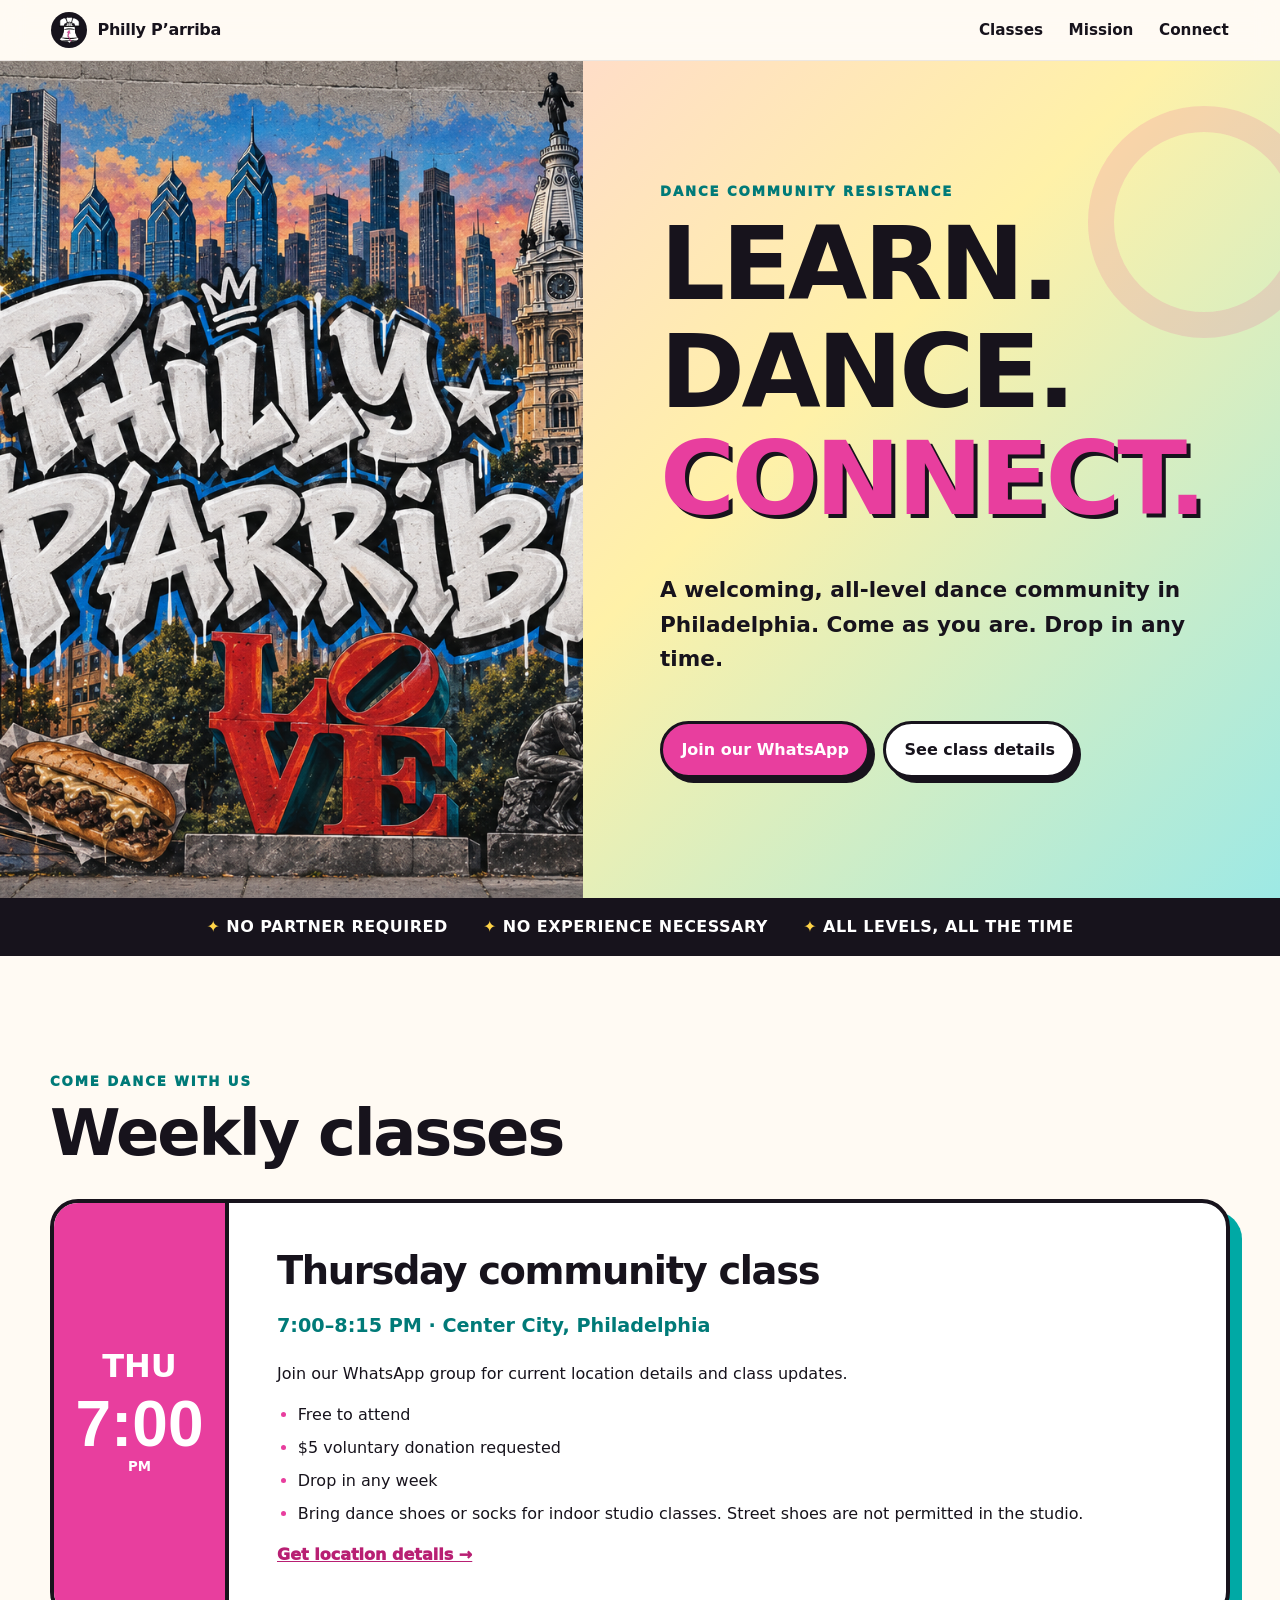
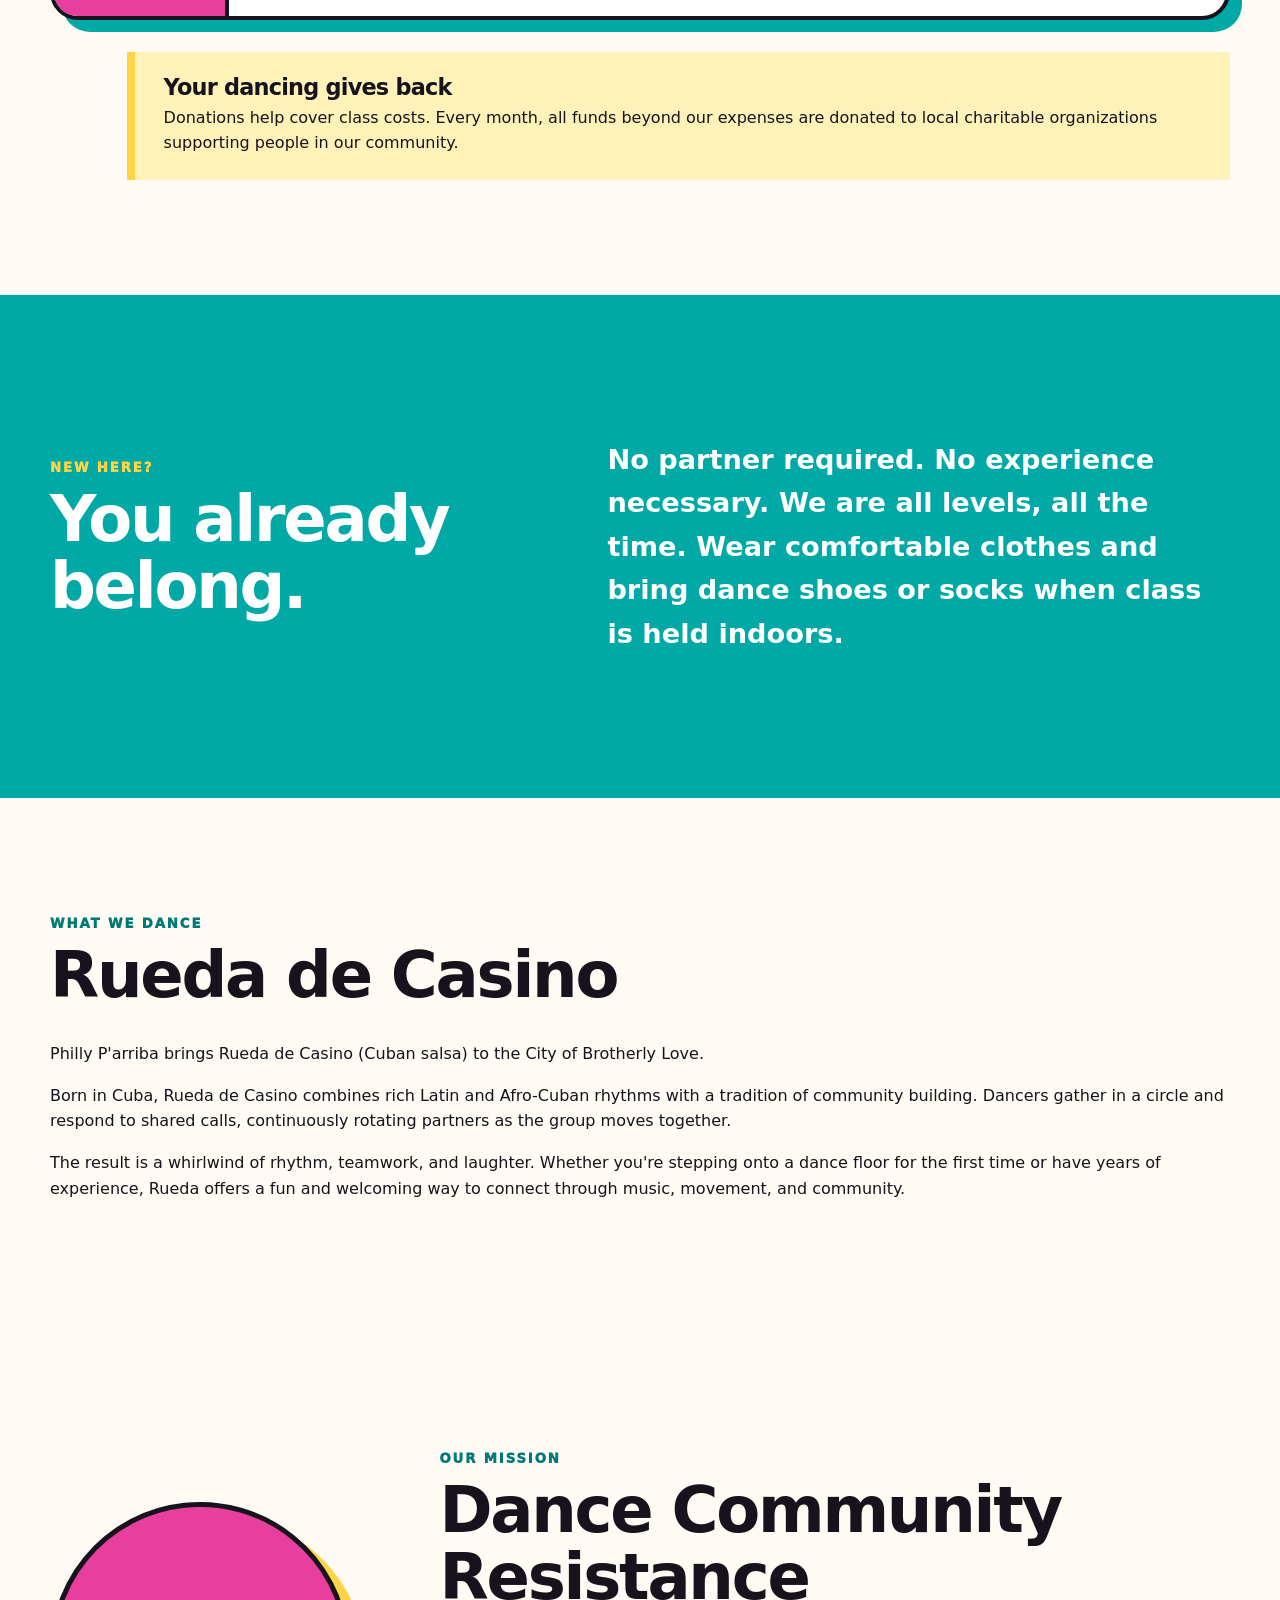
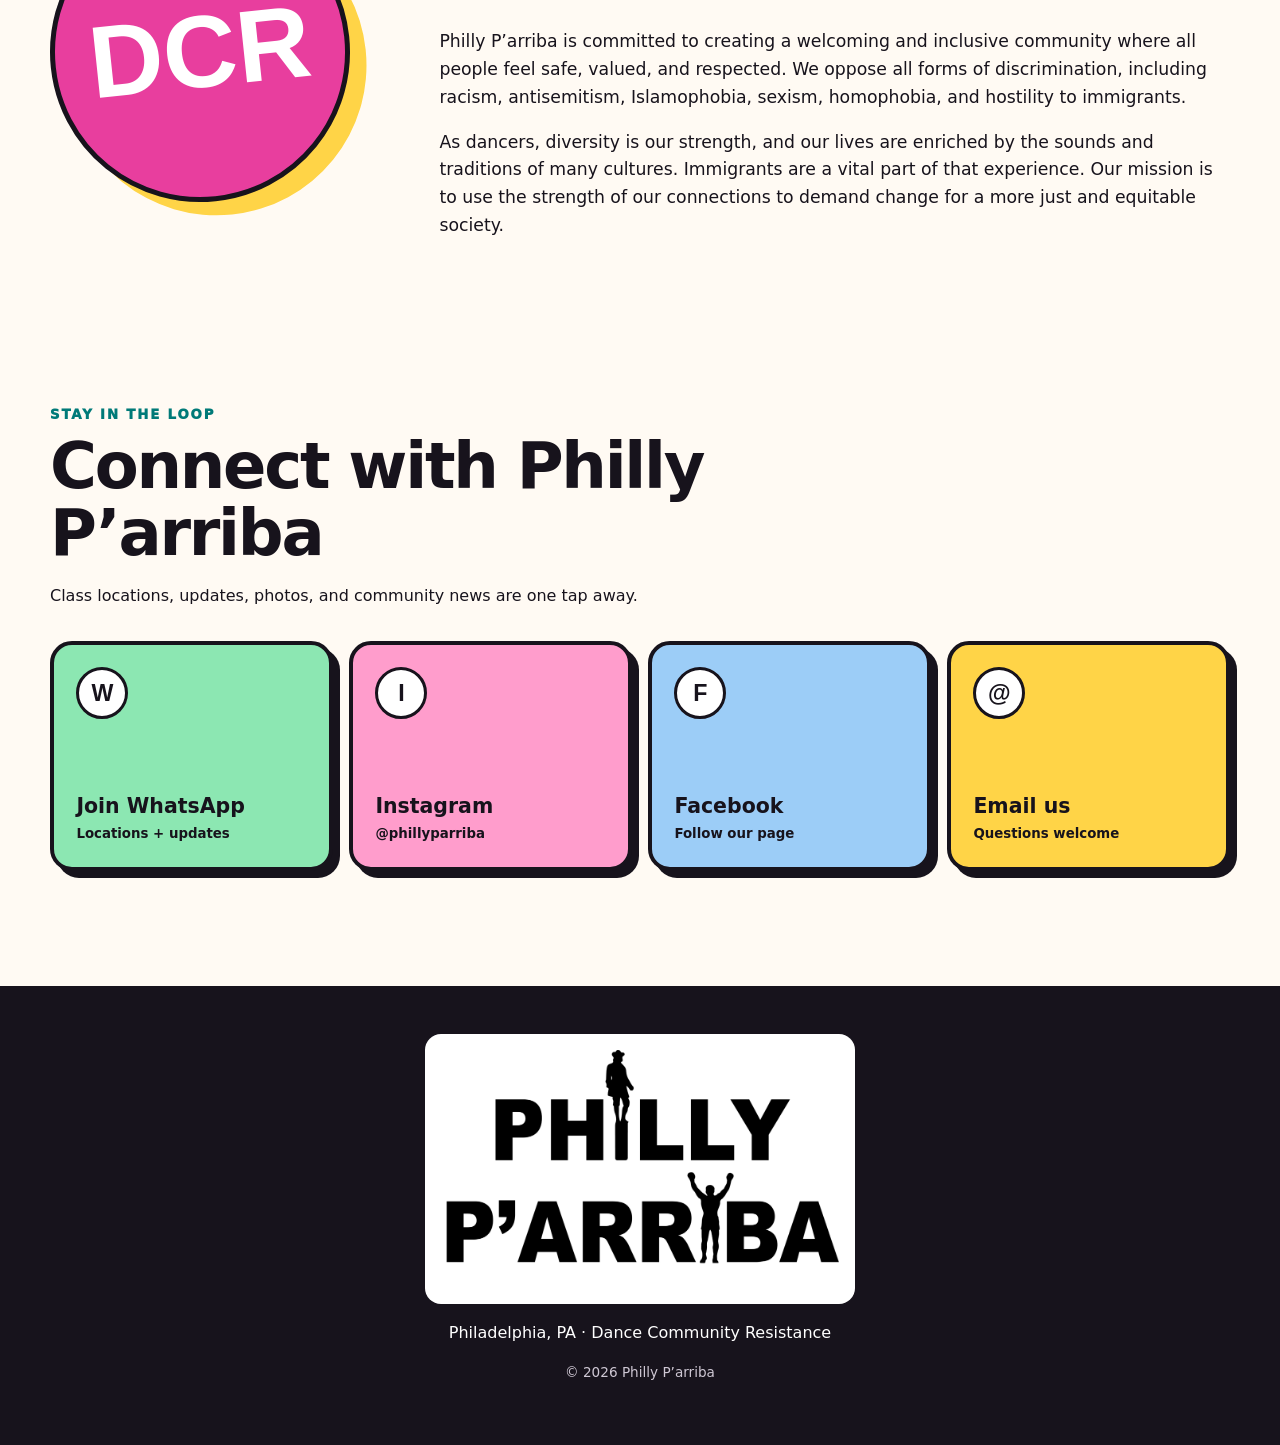
<file: index.html>
<!doctype html>
<html lang="en">
<head>
  <meta charset="utf-8">
  <meta name="viewport" content="width=device-width, initial-scale=1">
  <meta name="description" content="Philly P’arriba: free, welcoming, all-level dance classes in Center City Philadelphia.">
  <meta name="theme-color" content="#e83e9e">
  <meta property="og:title" content="Philly P’arriba">
  <meta property="og:description" content="Learn. Dance. Connect. Free all-level classes in Center City Philadelphia.">
  <meta property="og:image" content="assets/Logo-Graffiti.png">
  <title>Philly P’arriba | Learn. Dance. Connect.</title>
  <link rel="stylesheet" href="styles.css">
  <script defer src="script.js"></script>
</head>
<body>
  <a class="skip-link" href="#main">Skip to content</a>

  <header class="site-header">
    <a class="brand" href="#top" aria-label="Philly P’arriba home">
      <img src="assets/Logo-Bell.png" alt="Philly P’arriba Liberty Bell logo">
      <span>Philly P’arriba</span>
    </a>
    <nav aria-label="Primary navigation">
      <a href="#classes">Classes</a>
      <a href="#mission">Mission</a>
      <a href="#connect">Connect</a>
    </nav>
  </header>

  <main id="main">
    <section class="hero" id="top" aria-labelledby="hero-title">
      <div class="hero-art">
        <img src="assets/Logo-Graffiti.png" alt="Colorful Philly P’arriba graffiti collage featuring Philadelphia landmarks">
      </div>
      <div class="hero-copy">
        <p class="eyebrow">Dance Community Resistance</p>
        <h1 id="hero-title">Learn. Dance.<br><span>Connect.</span></h1>
        <p class="hero-lede">A welcoming, all-level dance community in Philadelphia. Come as you are. Drop in any time.</p>
        <div class="button-row">
          <a class="button button-primary" href="connect.html">Join our WhatsApp</a>
          <a class="button button-secondary" href="#classes">See class details</a>
        </div>
      </div>
    </section>

    <section class="quick-strip" aria-label="Quick class facts">
      <span>No partner required</span><span>No experience necessary</span><span>All levels, all the time</span>
    </section>

    <section class="section classes" id="classes">
      <div class="section-heading">
        <p class="eyebrow">Come dance with us</p>
        <h2>Weekly classes</h2>
      </div>
      <div class="class-card">
        <div class="date-block" aria-hidden="true"><strong>THU</strong><span>7:00</span><small>PM</small></div>
        <div class="class-details">
          <h3>Thursday community class</h3>
          <p class="big-detail">7:00–8:15 PM · Center City, Philadelphia</p>
          <p>Join our WhatsApp group for current location details and class updates.</p>
          <ul class="check-list">
            <li>Free to attend</li>
            <li>$5 voluntary donation requested</li>
            <li>Drop in any week</li>
            <li>Bring dance shoes or socks for indoor studio classes. Street shoes are not permitted in the studio.</li>
          </ul>
          <a class="text-link" href="connect.html">Get location details →</a>
        </div>
      </div>
      <div class="giving-note">
        <h3>Your dancing gives back</h3>
        <p>Donations help cover class costs. Every month, all funds beyond our expenses are donated to local charitable organizations supporting people in our community.</p>
      </div>
    </section>

    <section class="section welcome" aria-labelledby="welcome-title">
      <div>
        <p class="eyebrow">New here?</p>
        <h2 id="welcome-title">You already belong.</h2>
      </div>
      <p>No partner required. No experience necessary. We are all levels, all the time. Wear comfortable clothes and bring dance shoes or socks when class is held indoors.</p>
    </section>

    <section class="section dance-style" id="dance-style">
      <div class="section-heading">
        <p class="eyebrow">What we dance</p>
        <h2>Rueda de Casino</h2>
      </div>
    
      <p class="intro-text">
        Philly P'arriba brings Rueda de Casino (Cuban salsa) to the City of
        Brotherly Love.
      </p>
    
      <p>
        Born in Cuba, Rueda de Casino combines rich Latin and Afro-Cuban rhythms
        with a tradition of community building. Dancers gather in a circle and
        respond to shared calls, continuously rotating partners as the group moves
        together.
      </p>
    
      <p>
        The result is a whirlwind of rhythm, teamwork, and laughter. Whether
        you're stepping onto a dance floor for the first time or have years of
        experience, Rueda offers a fun and welcoming way to connect through music,
        movement, and community.
      </p>
    </section>
    
    <section class="section mission" id="mission">
      <div class="mission-mark" aria-hidden="true">DCR</div>
      <div>
        <p class="eyebrow">Our mission</p>
        <h2>Dance Community Resistance</h2>
        <p>Philly P’arriba is committed to creating a welcoming and inclusive community where all people feel safe, valued, and respected. We oppose all forms of discrimination, including racism, antisemitism, Islamophobia, sexism, homophobia, and hostility to immigrants.</p>
        <p>As dancers, diversity is our strength, and our lives are enriched by the sounds and traditions of many cultures. Immigrants are a vital part of that experience. Our mission is to use the strength of our connections to demand change for a more just and equitable society.</p>
      </div>
    </section>

    <section class="section connect" id="connect">
      <div class="section-heading">
        <p class="eyebrow">Stay in the loop</p>
        <h2>Connect with Philly P’arriba</h2>
        <p>Class locations, updates, photos, and community news are one tap away.</p>
      </div>
      <div class="link-grid">
        <a class="social-card whatsapp" href="connect.html"><span class="social-icon">W</span><strong>Join WhatsApp</strong><small>Locations + updates</small></a>
        <a class="social-card instagram" href="https://www.instagram.com/phillyparriba/" target="_blank" rel="noopener noreferrer"><span class="social-icon">I</span><strong>Instagram</strong><small>@phillyparriba</small></a>
        <a class="social-card facebook" href="https://www.facebook.com/people/Philly-Parriba/61571649853180/?ref=PROFILE_EDIT_xav_ig_profile_page_web#" target="_blank" rel="noopener noreferrer"><span class="social-icon">F</span><strong>Facebook</strong><small>Follow our page</small></a>
        <a class="social-card email" href="mailto:phillyparriba@gmail.com?subject=Hello%20Philly%20P'arriba"><span class="social-icon">@</span><strong>Email us</strong><small>Questions welcome</small></a>
      </div>
    </section>
  </main>

  <footer>
    <img src="assets/Logo-NameBlack.png" alt="Philly P’arriba team name logo">
    <p>Philadelphia, PA · Dance Community Resistance</p>
    <p class="footer-small">© <span id="year"></span> Philly P’arriba</p>
  </footer>
</body>
</html>
</file>
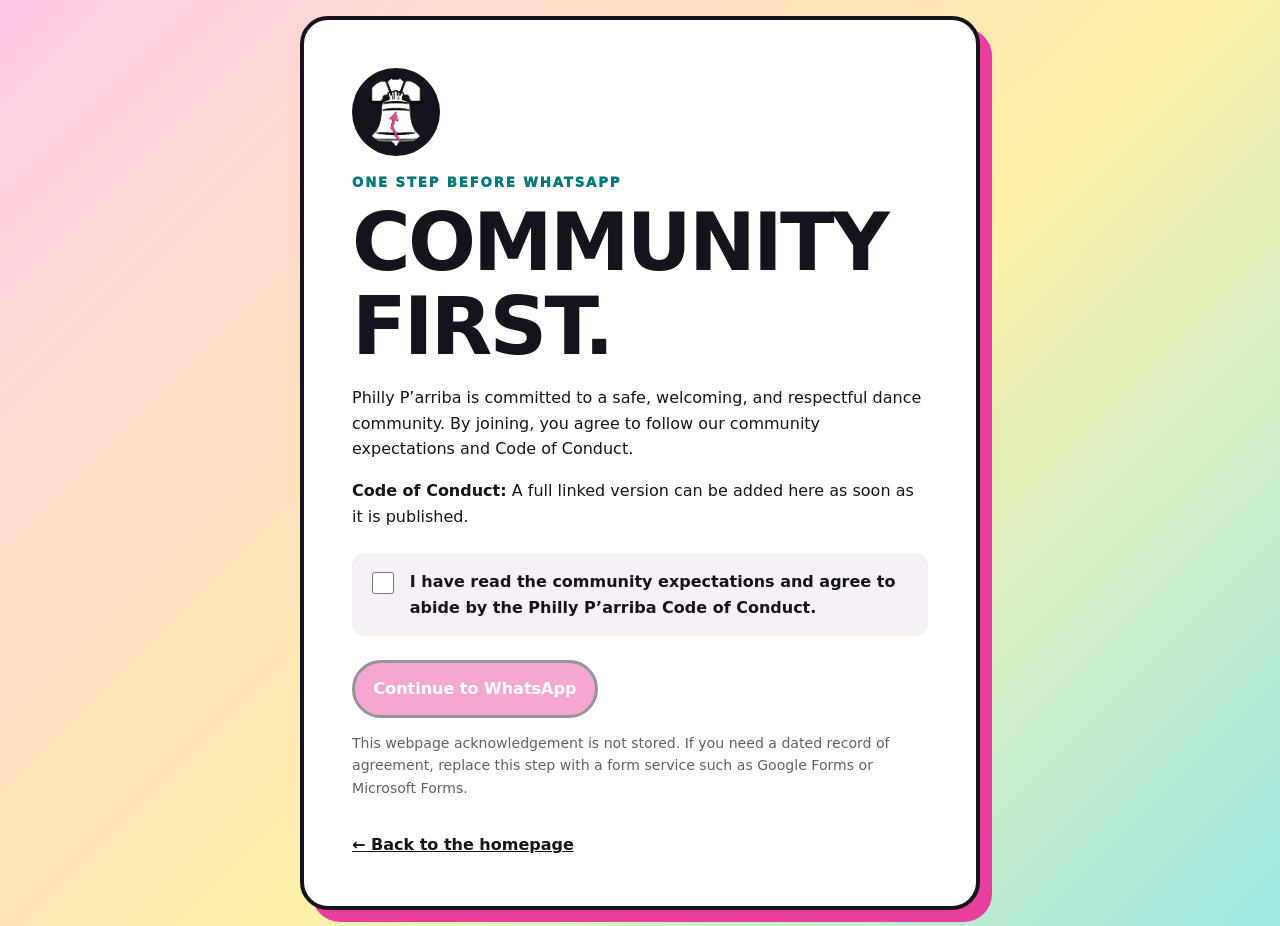
<file: connect.html>
<!doctype html>
<html lang="en">
<head>
  <meta charset="utf-8">
  <meta name="viewport" content="width=device-width, initial-scale=1">
  <meta name="theme-color" content="#e83e9e">
  <title>Connect | Philly P’arriba</title>
  <link rel="stylesheet" href="styles.css">
</head>
<body class="ack-page">
  <main class="ack-card">
    <img class="ack-logo" src="assets/Logo-Bell.png" alt="Philly P’arriba Liberty Bell logo">
    <p class="eyebrow">One step before WhatsApp</p>
    <h1>Community first.</h1>
    <p>Philly P’arriba is committed to a safe, welcoming, and respectful dance community. By joining, you agree to follow our community expectations and Code of Conduct.</p>
    <p><strong>Code of Conduct:</strong> A full linked version can be added here as soon as it is published.</p>
    <label class="acknowledge">
      <input id="agree" type="checkbox">
      <span>I have read the community expectations and agree to abide by the Philly P’arriba Code of Conduct.</span>
    </label>
    <a id="continue" class="button button-primary" aria-disabled="true" href="https://nam10.safelinks.protection.outlook.com/?url=https%3A%2F%2Fchat.whatsapp.com%2FDuT7YPWujOXAOyyMbZPFNk%3Fmode%3Dgi_t&data=05%7C02%7Clydia.wilson%40jefferson.edu%7Cf0e63ef69c684987470208df29f2bca4%7C55a89906c710436bbc444c590cb67c4a%7C0%7C0%7C639275794686364356%7CUnknown%7CTWFpbGZsb3d8eyJFbXB0eU1hcGkiOnRydWUsIlYiOiIwLjAuMDAwMCIsIlAiOiJXaW4zMiIsIkFOIjoiTWFpbCIsIldUIjoyfQ%3D%3D%7C0%7C%7C%7C&sdata=XaGAQI2QCP8BIb1Lo4sGighIgFE24lS6I3D3jakDRW0%3D&reserved=0" target="_blank" rel="noopener noreferrer">Continue to WhatsApp</a>
    <p class="notice">This webpage acknowledgement is not stored. If you need a dated record of agreement, replace this step with a form service such as Google Forms or Microsoft Forms.</p>
    <a class="back-link" href="index.html">← Back to the homepage</a>
  </main>
  <script>
    const agree = document.getElementById('agree');
    const link = document.getElementById('continue');
    agree.addEventListener('change', () => link.setAttribute('aria-disabled', String(!agree.checked)));
    link.addEventListener('click', event => { if (!agree.checked) event.preventDefault(); });
  </script>
</body>
</html>
</file>
<file: styles.css>
:root {
  --pink: #e83e9e;
  --pink-dark: #b81f73;
  --teal: #00a9a5;
  --teal-dark: #007a78;
  --yellow: #ffd447;
  --blue: #1677c8;
  --ink: #17131c;
  --paper: #fffaf3;
  --white: #ffffff;
  --muted: #655d69;
  --shadow: 0 18px 45px rgba(23, 19, 28, .14);
}
* { box-sizing: border-box; }
html { scroll-behavior: smooth; }
body { margin: 0; color: var(--ink); background: var(--paper); font-family: Inter, ui-sans-serif, system-ui, -apple-system, BlinkMacSystemFont, "Segoe UI", sans-serif; line-height: 1.6; }
a { color: inherit; }
img { max-width: 100%; display: block; }
.skip-link { position: fixed; left: 1rem; top: -4rem; z-index: 100; padding: .8rem 1rem; background: var(--ink); color: white; border-radius: .5rem; }
.skip-link:focus { top: 1rem; }
.site-header { position: sticky; top: 0; z-index: 20; display: flex; align-items: center; justify-content: space-between; gap: 1rem; padding: .75rem clamp(1rem, 4vw, 4rem); background: rgba(255,250,243,.92); backdrop-filter: blur(12px); border-bottom: 1px solid rgba(23,19,28,.08); }
.brand { display: inline-flex; align-items: center; gap: .65rem; font-weight: 900; text-decoration: none; letter-spacing: -.02em; }
.brand img { width: 36px; height: 36px; object-fit: contain; background: var(--ink); border-radius: 50%; padding: 5px; }
nav { display: flex; gap: clamp(.7rem, 3vw, 1.6rem); }
nav a { font-weight: 800; text-decoration: none; font-size: .95rem; }
nav a:hover, nav a:focus-visible { color: var(--pink-dark); }
.hero { min-height: calc(100vh - 63px); display: grid; grid-template-columns: 1.08fr .92fr; align-items: stretch; background: linear-gradient(135deg, #ffcae7 0%, #fff1a8 55%, #9de9e5 100%); overflow: hidden; }
.hero-art { min-height: 580px; background: var(--ink); display: flex; }
.hero-art img { width: 100%; height: 100%; object-fit: cover; object-position: center; }
.hero-copy { display: flex; flex-direction: column; justify-content: center; padding: clamp(2rem, 6vw, 6rem); position: relative; }
.hero-copy::after { content: ""; position: absolute; width: 180px; height: 180px; border: 26px solid rgba(232,62,158,.16); border-radius: 50%; right: -40px; top: 45px; }
.eyebrow { margin: 0 0 .5rem; color: var(--teal-dark); font-size: .83rem; font-weight: 950; letter-spacing: .14em; text-transform: uppercase; }
h1, h2, h3 { font-family: "Arial Black", Impact, ui-sans-serif, system-ui, sans-serif; line-height: 1.05; letter-spacing: -.035em; margin-top: 0; }
h1 { margin-bottom: 1.2rem; font-size: clamp(3.4rem, 8vw, 7.4rem); text-transform: uppercase; }
h1 span { color: var(--pink); text-shadow: 4px 4px 0 var(--ink); }
h2 { font-size: clamp(2.2rem, 5vw, 4.6rem); margin-bottom: 1rem; }
h3 { font-size: 1.4rem; }
.hero-lede { max-width: 36rem; font-size: clamp(1.1rem, 2vw, 1.35rem); font-weight: 650; }
.button-row { display: flex; flex-wrap: wrap; gap: .8rem; margin-top: 1.4rem; }
.button { display: inline-flex; align-items: center; justify-content: center; min-height: 50px; padding: .8rem 1.15rem; border: 3px solid var(--ink); border-radius: 999px; font-weight: 900; text-decoration: none; box-shadow: 5px 5px 0 var(--ink); transition: transform .15s ease, box-shadow .15s ease; }
.button:hover, .button:focus-visible { transform: translate(3px,3px); box-shadow: 2px 2px 0 var(--ink); }
.button-primary { background: var(--pink); color: white; }
.button-secondary { background: white; }
.quick-strip { display: flex; justify-content: center; flex-wrap: wrap; gap: 1rem 2.2rem; padding: 1rem; background: var(--ink); color: white; font-weight: 900; text-transform: uppercase; letter-spacing: .03em; }
.quick-strip span::before { content: "✦ "; color: var(--yellow); }
.section { width: min(1180px, calc(100% - 2rem)); margin: 0 auto; padding: clamp(4.5rem, 9vw, 8rem) 0; }
.section-heading { max-width: 720px; margin-bottom: 2rem; }
.class-card { display: grid; grid-template-columns: 175px 1fr; overflow: hidden; border: 4px solid var(--ink); border-radius: 28px; background: white; box-shadow: 12px 12px 0 var(--teal); }
.date-block { display: flex; flex-direction: column; align-items: center; justify-content: center; min-height: 260px; color: white; background: var(--pink); border-right: 4px solid var(--ink); }
.date-block strong { font-size: 2rem; }
.date-block span { font: 900 4rem/1 "Arial Black", Impact, sans-serif; }
.date-block small { font-weight: 900; }
.class-details { padding: clamp(1.5rem,4vw,3rem); }
.class-details h3 { font-size: clamp(1.7rem,3vw,2.8rem); margin-bottom: .6rem; }
.big-detail { font-size: 1.2rem; font-weight: 850; color: var(--teal-dark); }
.check-list { padding-left: 1.3rem; }
.check-list li { margin: .45rem 0; }
.check-list li::marker { color: var(--pink); }
.text-link { font-weight: 950; color: var(--pink-dark); }
.giving-note { margin: 2rem 0 0 clamp(0rem,6vw,5rem); padding: 1.5rem 1.8rem; border-left: 8px solid var(--yellow); background: #fff2b8; }
.giving-note h3 { margin-bottom: .35rem; }
.giving-note p { margin: 0; }
.welcome { width: 100%; padding-left: max(1rem, calc((100% - 1180px)/2)); padding-right: max(1rem, calc((100% - 1180px)/2)); display: grid; grid-template-columns: .9fr 1.1fr; gap: 3rem; align-items: center; color: white; background: var(--teal); }
.welcome .eyebrow { color: var(--yellow); }
.welcome p:last-child { font-size: clamp(1.2rem,2.5vw,1.7rem); font-weight: 750; }
.mission { display: grid; grid-template-columns: .55fr 1.45fr; gap: clamp(2rem, 7vw, 6rem); align-items: center; }
.mission-mark { aspect-ratio: 1; display: grid; place-items: center; background: var(--pink); border: 5px solid var(--ink); border-radius: 50%; color: white; font: 900 clamp(3rem,8vw,7rem)/1 "Arial Black", Impact, sans-serif; transform: rotate(-6deg); box-shadow: 15px 15px 0 var(--yellow); }
.mission p:not(.eyebrow) { font-size: 1.08rem; }
.connect { padding-top: 2rem; }
.link-grid { display: grid; grid-template-columns: repeat(4, 1fr); gap: 1rem; }
.social-card { min-height: 230px; padding: 1.4rem; display: flex; flex-direction: column; justify-content: end; border: 4px solid var(--ink); border-radius: 22px; color: var(--ink); text-decoration: none; box-shadow: 7px 7px 0 var(--ink); transition: transform .15s ease; }
.social-card:hover, .social-card:focus-visible { transform: translateY(-5px) rotate(-1deg); }
.social-card strong { font-size: 1.28rem; }
.social-card small { font-weight: 700; }
.social-icon { margin-bottom: auto; width: 52px; height: 52px; display: grid; place-items: center; background: white; border: 3px solid var(--ink); border-radius: 50%; font: 900 1.45rem/1 "Arial Black", sans-serif; }
.whatsapp { background: #8ce7b2; }.instagram { background: #ff9dcc; }.facebook { background: #9ccdf7; }.email { background: var(--yellow); }
footer { padding: 3rem 1rem; text-align: center; background: var(--ink); color: white; }
footer img { width: min(430px, 90%); margin: 0 auto 1rem; padding: 1rem; background: white; border-radius: 16px; }
.footer-small { color: #cfc8d4; font-size: .85rem; }
.ack-page { min-height: 100vh; display: grid; place-items: center; padding: 1rem; background: linear-gradient(135deg,#ffcae7,#fff1a8 55%,#9de9e5); }
.ack-card { width: min(680px,100%); padding: clamp(1.5rem,5vw,3rem); background: white; border: 4px solid var(--ink); border-radius: 28px; box-shadow: 12px 12px 0 var(--pink); }
.ack-logo { width: 88px; height: 88px; object-fit: contain; margin-bottom: 1rem; background: var(--ink); border-radius: 50%; padding: 10px; }
.ack-card h1 { font-size: clamp(2.5rem,9vw,5rem); margin-bottom: 1rem; }
.acknowledge { display: flex; gap: .8rem; align-items: flex-start; margin: 1.5rem 0; padding: 1rem; background: #f5f1f6; border-radius: 12px; font-weight: 700; }
.acknowledge input { width: 22px; height: 22px; flex: 0 0 auto; accent-color: var(--pink); }
.button[aria-disabled="true"] { opacity: .45; pointer-events: none; box-shadow: none; }
.back-link { display: inline-block; margin-top: 1.2rem; font-weight: 800; }
.notice { font-size: .88rem; color: var(--muted); }
@media (max-width: 850px) {
  .hero { grid-template-columns: 1fr; }
  .hero-art { min-height: 48vh; }
  .hero-copy { min-height: 52vh; }
  .link-grid { grid-template-columns: repeat(2,1fr); }
  .mission { grid-template-columns: 1fr; }
  .mission-mark { width: min(290px,70vw); margin: auto; }
}
@media (max-width: 600px) {
  nav a:not(:last-child) { display: none; }
  .brand span { font-size: .92rem; }
  h1 { font-size: clamp(3rem,17vw,5rem); }
  .hero-art { min-height: 350px; }
  .class-card { grid-template-columns: 1fr; }
  .date-block { min-height: 140px; border-right: 0; border-bottom: 4px solid var(--ink); }
  .date-block span { font-size: 3rem; }
  .welcome { grid-template-columns: 1fr; gap: 1rem; }
  .link-grid { grid-template-columns: 1fr; }
  .social-card { min-height: 150px; }
  .giving-note { margin-left: 0; }
}
@media (prefers-reduced-motion: reduce) {
  html { scroll-behavior: auto; }
  *, *::before, *::after { transition: none !important; }
}
</file>
